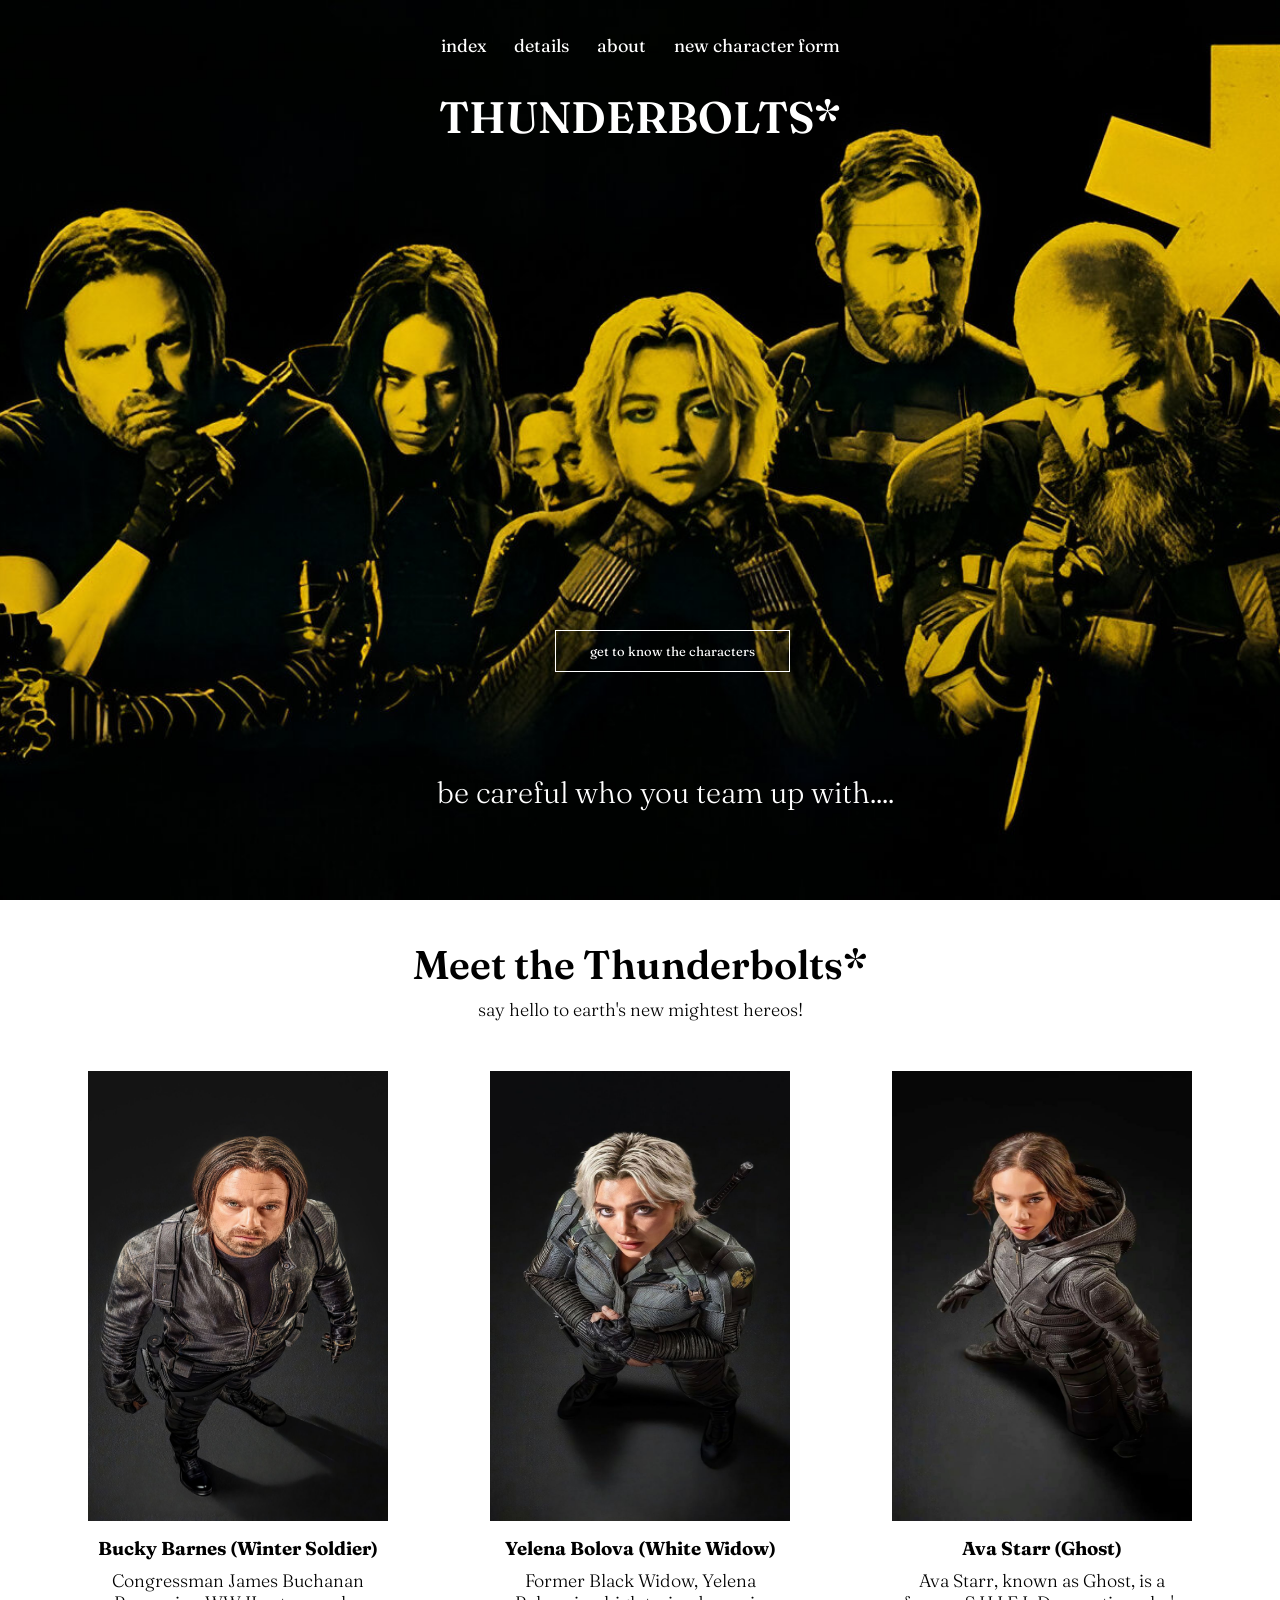
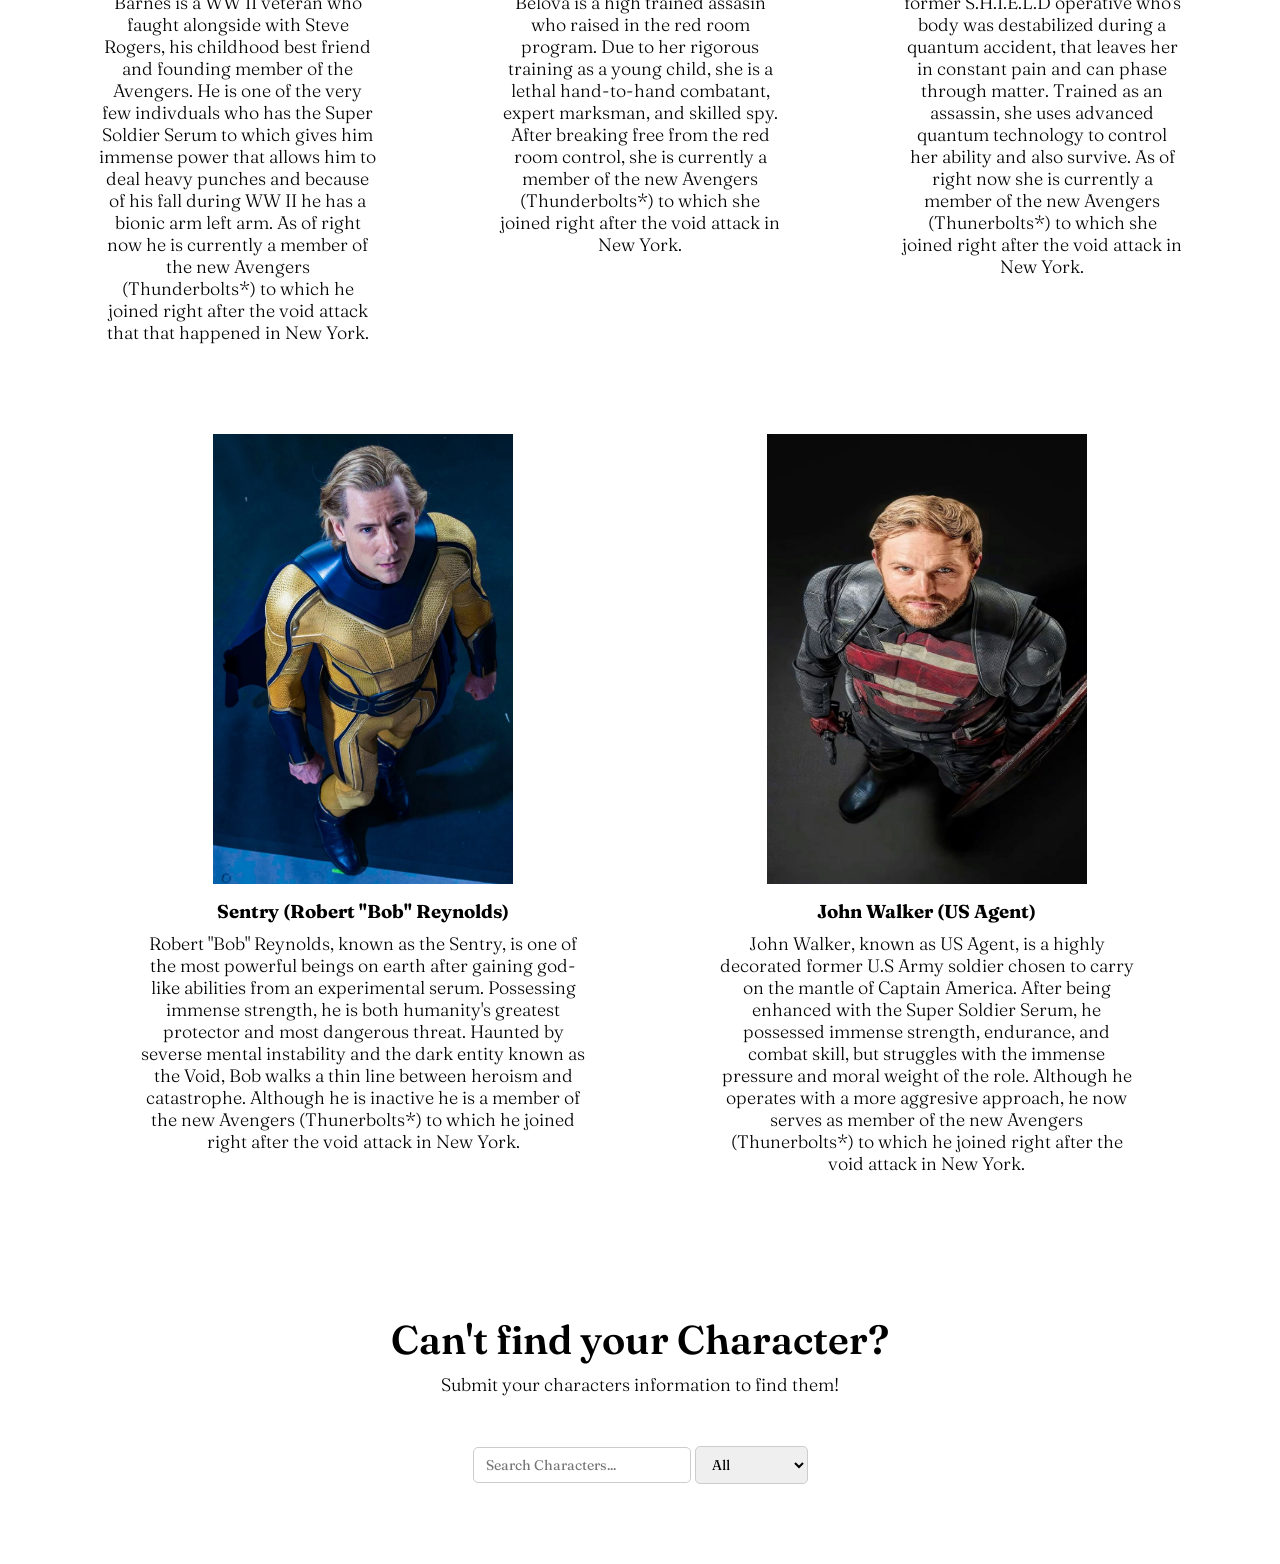
<file: index.html>
<!DOCTYPE html>
<html lang="en">
<head>
    <meta name ="viewport" content="width=device-width, initial scale=1.0">
    <meta charset="UTF-8">
    <meta name="viewport" content="width=device-width, initial-scale=1.0">
    <title>Thunderbolts showcase</title>
    <link rel ="stylesheet" href="style.css">
    <link rel="preconnect" href="https://fonts.googleapis.com">
    <link rel="preconnect" href="https://fonts.gstatic.com" crossorigin>
    <link href="https://fonts.googleapis.com/css2?family=Fraunces:ital,opsz,wght@0,9..144,100..900;1,9..144,100..900&display=swap" rel="stylesheet">
    

</head>
<body>

    <!--- Header Section -->
    <section class ="header">
        <nav>
            
            <div class = "nav-links">
                <ul>
                    <li> <a href="index.html">index</a></li>
                    <li> <a href="details.html">details</a></li>
                    <li> <a href="about.html">about</a></li>
                    <li> <a href="new-character-form.html">new character form</a></li>
                </ul>
            </div>
        </nav>

        <div class="text-box">
            <h1> THUNDERBOLTS*</h1>
            <p> be careful who you team up with....</p>
            <a href="#gallaryhome" class="char-info"> get to know the characters </a>

        </div>




    </section>

<!---- Character information ---->

<section id ="gallaryhome">
    <section class="gallaryhome1">
    <h1> Meet the Thunderbolts* </h1>   
    <p> say hello to earth's new mightest hereos!</p>
    

    <div class="row1"> 
        <div class="Bucky"> 
            <h2> <img src="photos/bucky.jpg" alt="Bucky" width="300" height="450"> </h2>
            <h3>Bucky Barnes (Winter Soldier)</h3>
            <p> Congressman James Buchanan Barnes is a WW II veteran who faught alongside
                with Steve Rogers, his childhood best friend and founding member of the Avengers.
                He is one of the very few indivduals who has the Super Soldier Serum to which gives him immense power that allows    
                him to deal heavy punches and because of his fall during WW II he has a bionic arm left arm. 
                As of right now he is currently a member of the new Avengers (Thunderbolts*) to which he joined right after the void attack that    
                that happened in New York.
            </p>

        </div>

        <div class="Yelena"> 
            <h2><img src="photos/yelena.jpg" alt = "yelena" width="300" height="450"></h2>
            <h3>Yelena Bolova (White Widow)</h3>
            <p> Former Black Widow, Yelena Belova is a high trained assasin who raised in the red room program.
                Due to her rigorous training as a young child, she is a lethal hand-to-hand combatant, expert marksman, and skilled spy.
                After breaking free from the red room control, she is currently a member of the new Avengers (Thunderbolts*) to which she joined right after
                the void attack in New York.
            </p>

        </div>

        <div class="Ava"> 
            <h2><img src="photos/ava.jpg" alt = "ava" width="300" height="450"></h2>
            <h3>Ava Starr (Ghost)</h3>
            <p> Ava Starr, known as Ghost, is a former S.H.I.E.L.D operative who's body was destabilized 
                during a quantum accident, that leaves her in constant pain and can phase through matter. Trained
                as an assassin, she uses advanced quantum technology to control her ability and also survive. As of right now 
                she is currently a member of the new Avengers (Thunerbolts*) to which she joined right after the void attack in New York.
            </p>

        </div>
        </div>

        <div class="row2"> 
        <div class="Sentry"> 
            <h2><img src="photos/bob.jpg" alt = "bob" width="300" height="450"></h2>
            <h3>Sentry (Robert "Bob" Reynolds)</h3>
            <p> Robert "Bob" Reynolds, known as the Sentry, is one of the most powerful beings on earth
                after gaining god-like abilities from an experimental serum. Possessing immense strength,
                he is  both humanity's greatest protector and most dangerous threat. Haunted by severse mental
                instability and the dark entity known as the Void, Bob walks a thin line between heroism and catastrophe. 
                Although he is inactive he is a member of the new Avengers (Thunerbolts*) to which he joined right after the void attack in New York.

            </p>

        </div>

        <div class="John"> 
            <h2><img src="photos/john.jpg" alt = "john" width="320" height="450"></h2>
            <h3>John Walker (US Agent)</h3>
            <p> John Walker, known as US Agent, is a highly decorated former U.S Army soldier chosen to carry on the mantle  
                of Captain America. After being enhanced with the Super Soldier Serum, he possessed immense strength, endurance, 
                and combat skill, but struggles with the immense pressure and moral weight of the role. Although he operates with 
                a more aggresive approach, he now serves as member of the new Avengers (Thunerbolts*) to which he joined right after 
                the void attack in New York.
            </p>

        </div>
</div>
    

</section>

<section class="SearchChar">
    <h1> Can't find your Character?</h1>
    <p> Submit your characters information to find them!</p>

    <!--- Search Bar in Index-->
                <div class="search">
                    <input type="text" id="searchInput" placeholder="Search Characters...">
                    <select id="categoryFilter">
                        <option value="all"> All </option>
                        <option value="hero"> Hero </option>
                        <option value="antihero"> Anti-Hero</option>
                        <option value="villian">Villian</option>

                    </select>

                </div> 

</section>


<section>



 
</body>
</html>
</file>
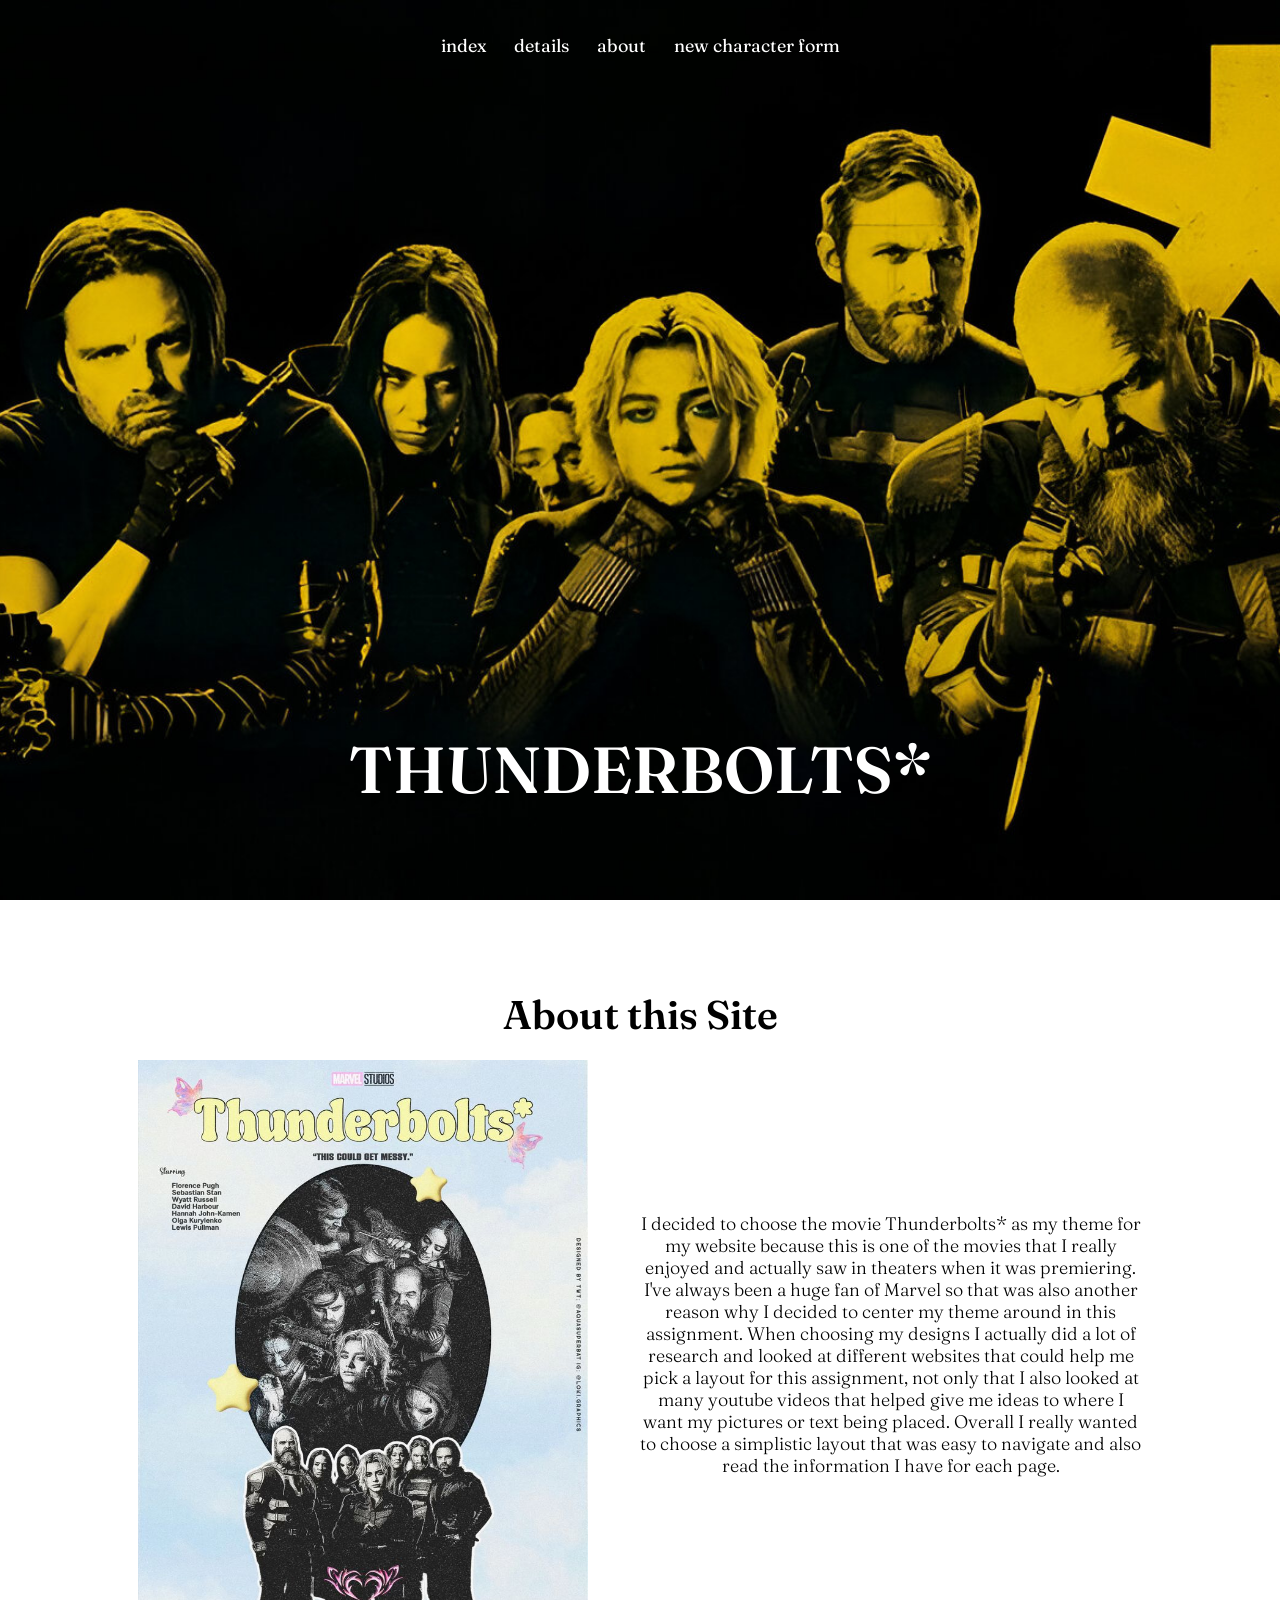
<file: about.html>
<!DOCTYPE html>
<html lang="en">
<head>
    <meta name ="viewport" content="width=device-width, initial scale=1.0">
    <meta charset="UTF-8">
    
    <title>Thunderbolts | about</title>
    <link rel ="stylesheet" href="style.css">
    <link rel="preconnect" href="https://fonts.googleapis.com">
    <link rel="preconnect" href="https://fonts.gstatic.com" crossorigin>
    <link href="https://fonts.googleapis.com/css2?family=Fraunces:ital,opsz,wght@0,9..144,100..900;1,9..144,100..900&display=swap" rel="stylesheet">
    

</head>
<body>

    <!---Section for header-->
    <section class ="header">
        <nav>
            
            <div class = "nav-links">
                <ul>
                    <li> <a href="index.html">index</a></li>
                    <li> <a href="details.html">details</a></li>
                    <li> <a href="about.html">about</a></li>
                    <li> <a href="new-character-form.html">new character form</a></li>
                </ul>
            </div>
        </nav>

        <div class="text-box3">
            <h1> THUNDERBOLTS*</h1>

        </div>


    </section>
    
    <!---Section that explains why I went with this theme etc.-->

    <section class="about1">

        <h1>About this Site</h1>

        <div class="aboutweb">
            <h1> <img src="photos/poster2.jpg" alt="poster2" width="450" height="550"></h1>
            <p> I decided to choose the movie Thunderbolts* as my theme for my website because this is one of the movies
            that I really enjoyed and actually saw in theaters when it was premiering. I've always been a huge fan of Marvel
            so that was also another reason why I decided to center my theme around in this assignment. When choosing my designs I actually
            did a lot of research and looked at different websites that could help me pick a layout for this assignment, not only that I also 
            looked at many youtube videos that helped give me ideas to where I want my pictures or text being placed. Overall I really wanted to choose a 
            simplistic layout that was easy to navigate and also read the information I have for each page.</p>
        </div>

    </section>


</body>
</html>
</file>
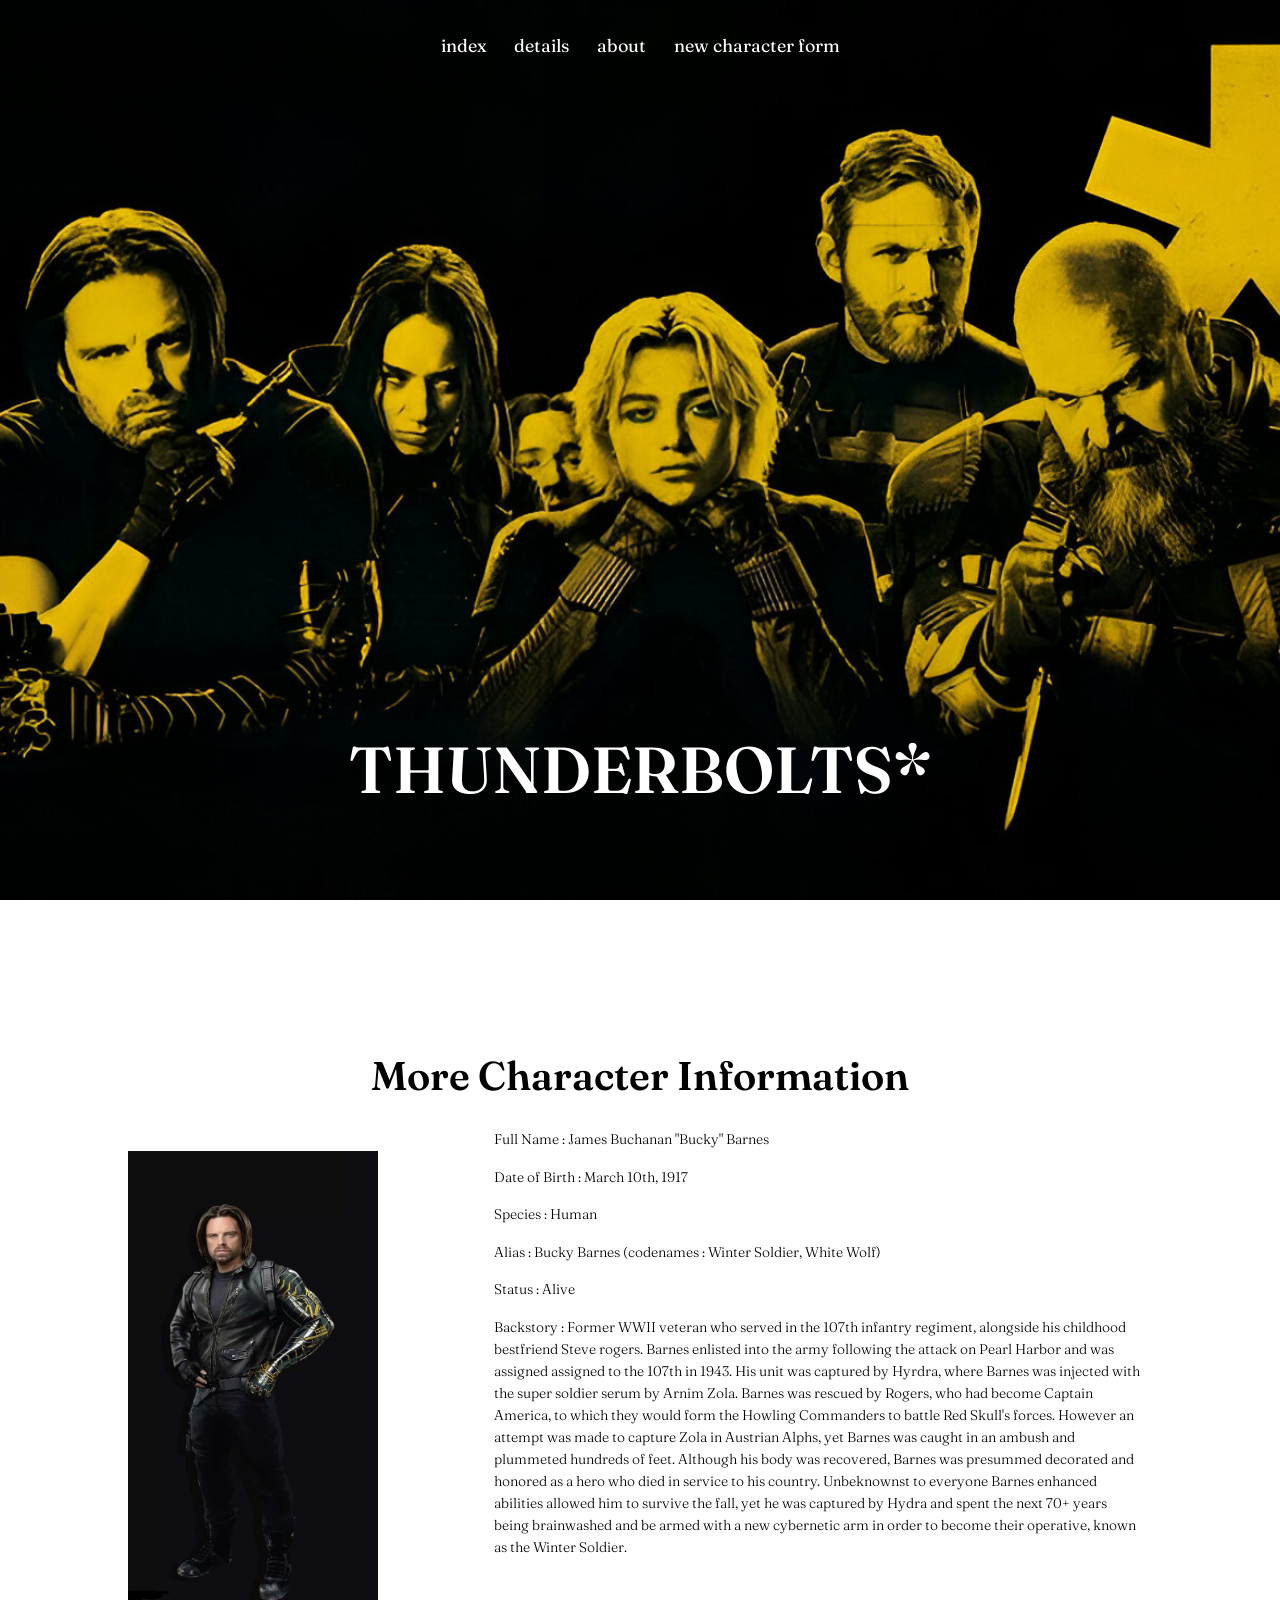
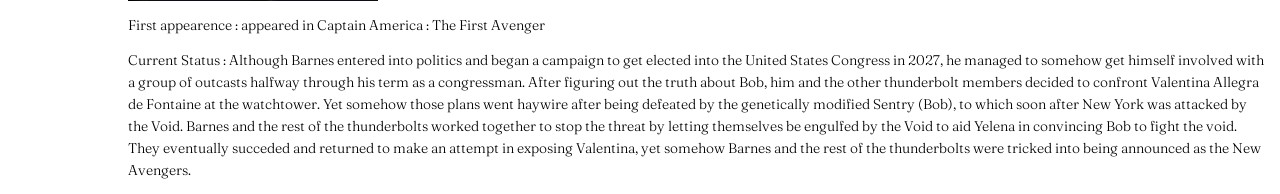
<file: details.html>
<!DOCTYPE html>
<html lang="en">
<head>
    <meta name ="viewport" content="width=device-width, initial scale=1.0">
    <meta charset="UTF-8">

    <title>Thunderbolts | details </title>
    <link rel ="stylesheet" href="style.css">
    <link rel="preconnect" href="https://fonts.googleapis.com">
    <link rel="preconnect" href="https://fonts.gstatic.com" crossorigin>
    <link href="https://fonts.googleapis.com/css2?family=Fraunces:ital,opsz,wght@0,9..144,100..900;1,9..144,100..900&display=swap" rel="stylesheet">
    

</head>
<body>
    <!--- Section for header -->
    <section class ="header">
        <nav>
           
            <div class = "nav-links">
                <ul>
                    <li> <a href="index.html">index</a></li>
                    <li> <a href="details.html">details</a></li>
                    <li> <a href="about.html">about</a></li>
                    <li> <a href="new-character-form.html">new character form</a></li>
                </ul>
            </div>
        </nav>

        <div class="text-box2">
            <h1> THUNDERBOLTS*</h1>

        </div>



    </section>

    <!--- Section for Character information -->
    <section class="InfoChar">

        <h1> More Character Information</h1>

        <div class="InfoChar1"> 

        <h1> <img src="photos/bucky2.jpg" alt="poster2" width="250" height="450" ></h2>

            <!--- Information for selected Character : Bucky Barnes  -->
        <div class="Infotext">   
        <p> Full Name : James Buchanan "Bucky" Barnes</p>
        <p> Date of Birth : March 10th, 1917 </p>
        <p> Species : Human</p>
        <p> Alias : Bucky Barnes (codenames : Winter Soldier, White Wolf)</p>
        <p> Status : Alive</p>
        <p> Backstory : Former WWII veteran who served in the 107th infantry regiment, alongside his 
            childhood bestfriend Steve rogers. Barnes enlisted into the army following the attack on Pearl Harbor
            and was assigned assigned to the 107th in 1943. His unit was captured by Hyrdra, where Barnes was injected
            with the super soldier serum by Arnim Zola. Barnes was rescued by Rogers, who had become Captain America, to which 
            they would form the Howling Commanders to battle Red Skull's forces. However an attempt was made to capture Zola in Austrian
            Alphs, yet Barnes was caught in an ambush and plummeted hundreds of feet. Although his body was recovered, Barnes was presummed decorated
            and honored as a hero who died in service to his country. Unbeknownst to everyone Barnes enhanced abilities allowed him to survive the fall, yet
            he was captured by Hydra and spent the next 70+ years being brainwashed and be armed with a new cybernetic arm in order to become their operative, known as the
            Winter Soldier.</p>
        <p> </p>
        </div> 

        
        </div>
    </section>

    <section class="InfoChar2">

        <div class="Infotext2">   
            <p> First appearence : appeared in Captain America : The First Avenger</p>
            <p> Current Status : Although Barnes entered into politics and began a campaign to get elected into the United
                States Congress in 2027, he managed to somehow get himself involved with a group of outcasts halfway through his term
                as a congressman. After figuring out the truth about Bob, him and the other thunderbolt members decided to confront 
                Valentina Allegra de Fontaine at the watchtower. Yet somehow those plans went haywire after being defeated by the genetically modified
                Sentry (Bob), to which soon after New York was attacked by the Void. Barnes and the rest of the thunderbolts worked together to stop the threat 
                by letting themselves be engulfed by the Void to aid Yelena in convincing Bob to fight the void. They eventually succeded and returned to make 
                an attempt in exposing Valentina, yet somehow Barnes and the rest of the thunderbolts were tricked into being announced as the New Avengers.
            </p>
        </div>
    </section>


    </body>

    </html>
</file>
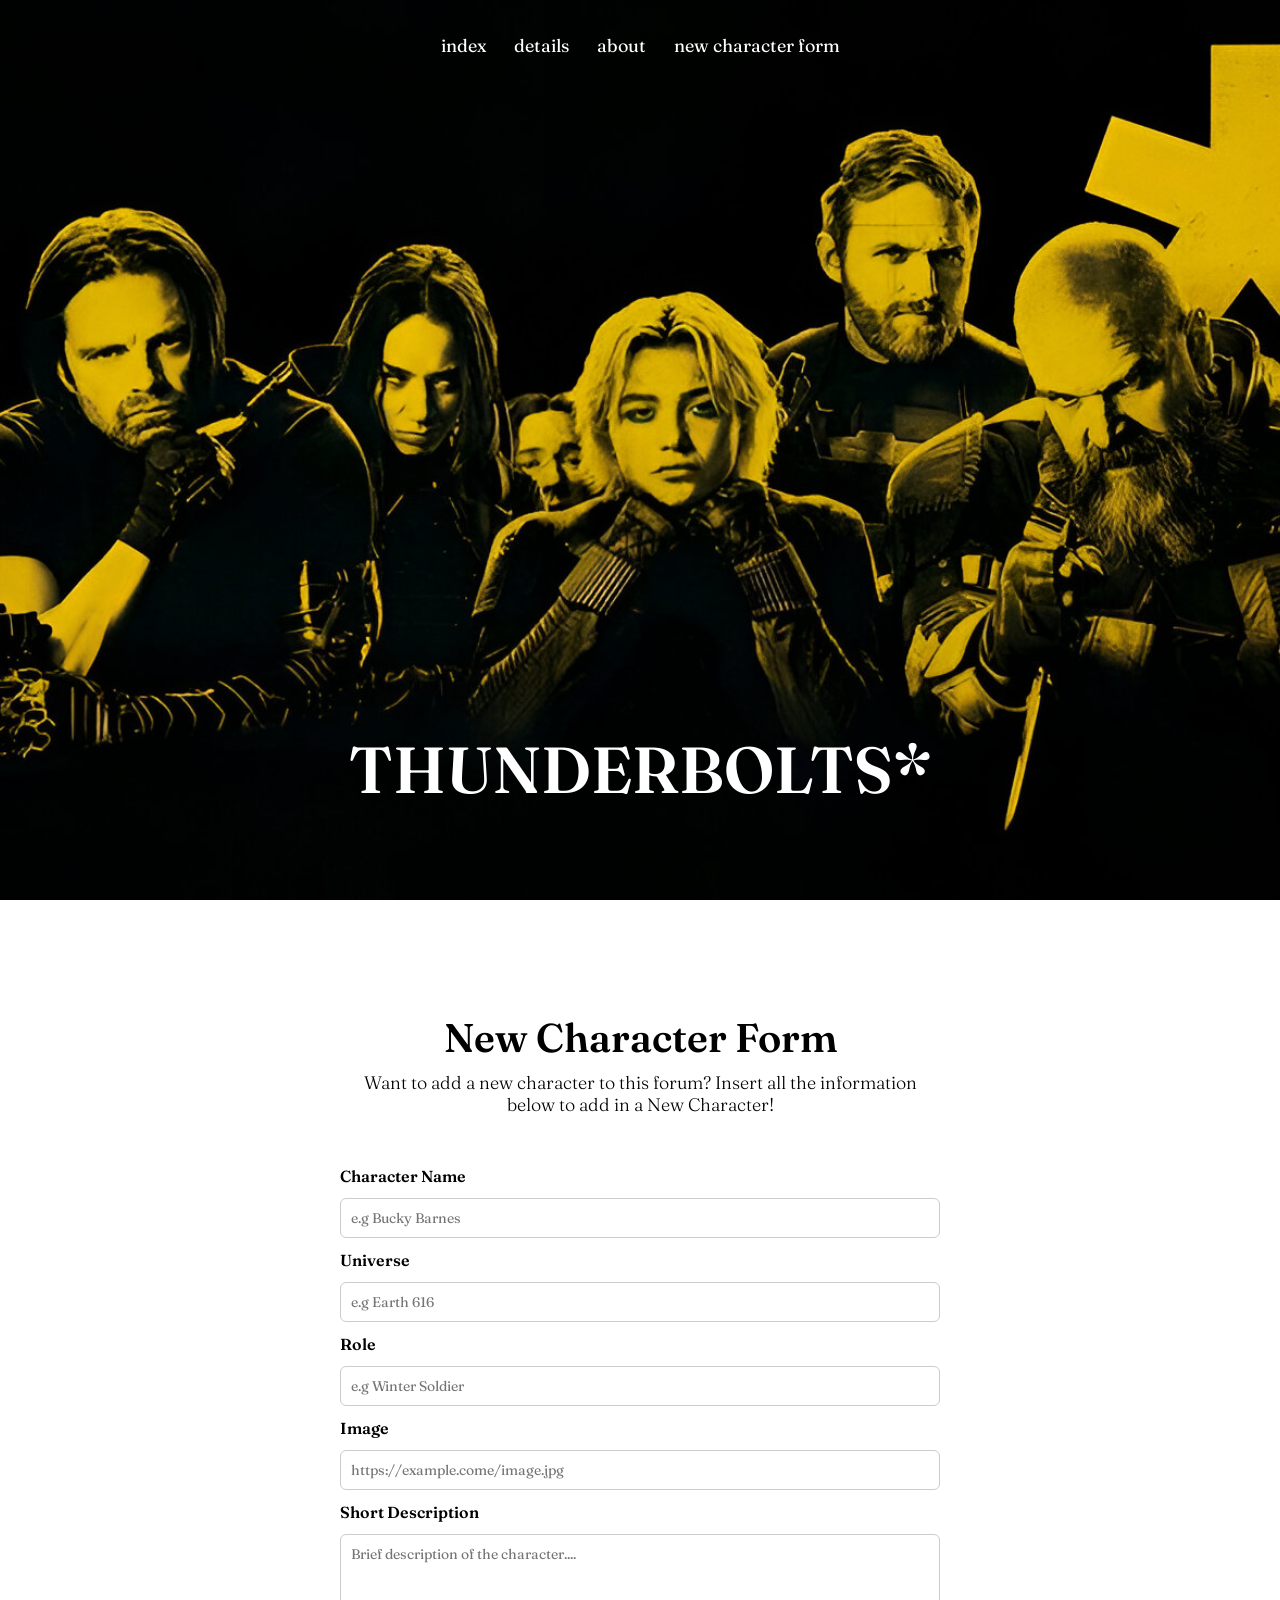
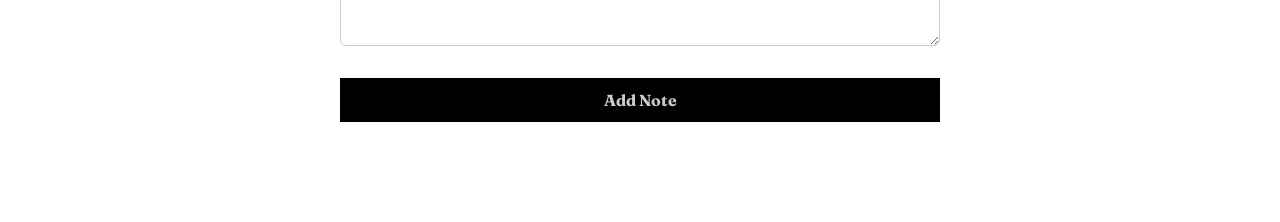
<file: new-character-form.html>
<!DOCTYPE html>
<html lang="en">
<head>
    <meta name ="viewport" content="width=device-width, initial scale=1.0">
    <meta charset="UTF-8">
   
    <title>Thunderbolts | new character form</title>
    <link rel ="stylesheet" href="style.css">
    <link rel="preconnect" href="https://fonts.googleapis.com">
    <link rel="preconnect" href="https://fonts.gstatic.com" crossorigin>
    <link href="https://fonts.googleapis.com/css2?family=Fraunces:ital,opsz,wght@0,9..144,100..900;1,9..144,100..900&display=swap" rel="stylesheet">
    

</head>
<body>
        <!---Section for header-->
    <section class ="header">
        <nav>
           
            <div class = "nav-links">
                <ul>
                    <li> <a href="index.html">index</a></li>
                    <li> <a href="details.html">details</a></li>
                    <li> <a href="about.html">about</a></li>
                    <li> <a href="new-character-form.html">new character form</a></li>
                </ul>
            </div>
        </nav>

        <div class="text-box3">
            <h1> THUNDERBOLTS*</h1>

        </div>


    </section>

        <!---Section for creating a new character information-->

    <section class="newChar">
        <h1>New Character Form</h1>
        <p> Want to add a new character to this forum? Insert all the information below
            to add in a New Character!
        </p>

        <form class="char-form">

            <label for="name"> Character Name </label>
            <input type="text" id="name" name="name" placeholder="e.g Bucky Barnes"> 

            <label for="universe"> Universe </label>
            <input type="text" id="universe" name="universe" placeholder="e.g Earth 616">

            <label for="role"> Role </label>
            <input type="text" id="role" name="role" placeholder="e.g Winter Soldier">

            <label for="image"> Image</label>
            <input type="text" id="image" name="image" placeholder="https://example.come/image.jpg">

            <label for="description">Short Description</label>
            <textarea id="description" name="description" rows="5"
            placeholder="Brief description of the character...."></textarea>

            <button type="submit"> Add Note </button>


        </form>

        <!---You can write information for the class but it won't have a backend service-->
        
    </section>


</body>
</html>
</file>
<file: style.css>
/*-------- index.html---------*/

*{
    margin: 0;
    padding: 0%;
    font-family: "Fraunces", serif;
}

.header{
    min-height: 100vh;
    width: 100%;
    background-image:url(photos/thunder.jpg);
    background-position: center;
    background-size: cover;
    position: relative;

}

nav{
    display: flex;
    padding: 2% 6%;
    justify-content: space-between;
    align-items: center;
    position: relative;
    z-index: 10;
}

.nav-links{
    flex: 1;
    text-align: center;
}

.nav-links ul li{
    list-style: none;
    display: inline-block;
    padding: 8px 12px;
    position: relative;
}

.nav-links ul li a{
    color: #fff;
    text-decoration: none;
    font-size: 18px;
}

.nav-links ul li ::after{
    content:'';
    width: 0;
    height: 2px;
    background: #fff;
    display: block;
    margin: auto;

}

.nav-links ul li :hover::after{
    width: 100%;
}

.text-box{
    width: 100%;
    color: #fff;
    position: absolute;
    inset: 0;

    display: flex;
    flex-direction: column;
    justify-content: flex-start;
    align-items: center;

    top: 10%;
    right: 50%;

    text-align: center;
    z-index: 1;
}

.text-box h1{

    font-size: 44px;

}

.text-box p{
    margin: 10px 0 40px;
    position: absolute;
    top: 83%;
    left: 52%;
    transform: translateX(-50%);
    font-size: 30px;
    color: #fff;
    
    
}

.char-info{
    
    display: inline-block;    
    margin-top: 38%;
    margin-left: 5%;
    justify-content: flex-start;
    text-decoration: none;
    color: #fff;
    border: 1px solid #fff;
    padding: 12px 34px;
    font-size: 13px;
    background: transparent;
    cursor: pointer;
} 

.char-info:hover{
    border: 1px solid #fff;
    background: #fff;
    transition: 1s;
    color: black;
}

/*-----  character gallary  ------*/

.gallaryhome1{
    width: 80%;
    margin: auto;
    text-align: center;
    padding-top: 40px;


} h1{
    font-size: 40px;
    font-weight: 600;

} p{
    color: #000000;
    font-size: 18px;
    font-weight: 300;
    line-height: 22px;
    padding: 10px;
    margin-bottom: 40px;
} 

.row1, .row2{
    display: flex;
    justify-content: center;
    gap: 10%;
    margin-bottom: 40px;
}

.row1 h3, .row2 h3{
    text-align: center;
    margin-top: 10px;
}

.SearchChar{
    width: 80%;
    margin: auto;
    text-align: center;
    padding-top: 50px;
    padding-bottom: 80px;

} h1{
    font-size: 40px;
    font-weight: 600;

} p{
    color: #000000;
    font-size: 18px;
    font-weight: 300;
    line-height: 22px;
    padding: 10px;
    margin-bottom: 40px;
} 

.SearchChar .search Input, .SearchChar .search select{
    padding: 8px 12px;
    font-size: 14px;
    border-radius: 5px;
    border: 1px solid #ccc;
}



/*------ details.html -------*/

.text-box2 h1{
    position: absolute;
    color: #fff;
    bottom: 10%;
    left: 50%;
    font-size: 65px;
    transform: translateX(-50%);
    z-index: 1; 

}

.InfoChar{
    width: 80%;
    margin: auto;

    padding-top: 100px;

}
.InfoChar h1{
    font-size: 40px;
    font-weight: 600;
    margin-top: 5%;
    text-align: center;
}

.InfoChar1{
    display: flex;
    align-items: center;
    top: 30%;
}

.InfoChar1 h1{
    display: flex;
    top: 20%;
    margin-top: 5%;
}

.Infotext {
    display: flex;
    flex-direction: column;
}

.Infotext p{
    color: #000000;
    font-size: 14px;
    font-weight: 300;
    line-height: 22px;
    padding: 0;
    margin: 1%;
    margin-left: 15%;
}


.InforChar2{
    display: flex;
    align-items: center;
    top: 20%;
}

.Infotext2 p{
    color: #000000;
    font-size: 14px;
    font-weight: 300;
    line-height: 22px;
    padding: 0;
    margin: 1%;
    margin-left: 10%;
}



/*-------- about.html ----------*/
.about1{
    width: 80%;
    margin: auto;
    text-align: center;
    padding-top: 80px;

} 
.about1 h1{

    font-size: 40px;
    font-weight: 600;
    margin-top: 5%;
    padding: 0;
    margin: 1%;
    text-align: center;
}


.text-box3 h1{
    position: absolute;
    color: #fff;
    bottom: 10%;
    left: 50%;
    font-size: 65px;
    transform: translateX(-50%);
    z-index: 1; 
}


.aboutweb{
    display: flex;
    align-items: center;
    top: 20%;
}

.aboutweb p{
    color: #000000;
    font-size: 18px;
    margin-left: 5%;
    padding: 10px;
    justify-content: center;
    margin-top: 5%;
    margin-left: 3%;
}

/*--------- new character form.html -------*/
.text-box3 h1{
    position: absolute;
    color: #fff;
    bottom: 10%;
    left: 50%;
    font-size: 65px;
    transform: translateX(-50%);
    z-index: 1; 

}

.newChar{
    width: 80%;
    margin: auto;
    text-align: center;
    padding-top: 100px;
}

.newChar h1{
    font-size: 40px;
    font-weight: 600;

}

.newChar{
    width: 80%;
    max-width: 600px;
    margin: 100px auto;
    text-align: center; 
    margin-top: 1%;   
}

.char-form{
    display: flex;
    flex-direction: column;
    gap: 12px;
    margin-top: 30px;
}

.char-form label{
    text-align: left;
    font-weight: 600;
}

.char-form input, .char-form textarea{
    padding: 10px;
    font-size: 14px;
    border: 1px solid #ccc;
    border-radius: 6px;
}

.char-form button{
    margin-top: 20px;
    padding: 12px;
    font-size: 16px;
    font-weight: bold;
    background-color: #000000;
    color: #ccc;
    border: none;
    cursor: pointer;
}

.char-form button:hover{
    opacity: .85;
}


/*----------- transition for index.html (moving down the page)---------*/
html{
    scroll-behavior: smooth;
}

#gallaryhome{
    scroll-margin-top: 100px;
}
</file>
